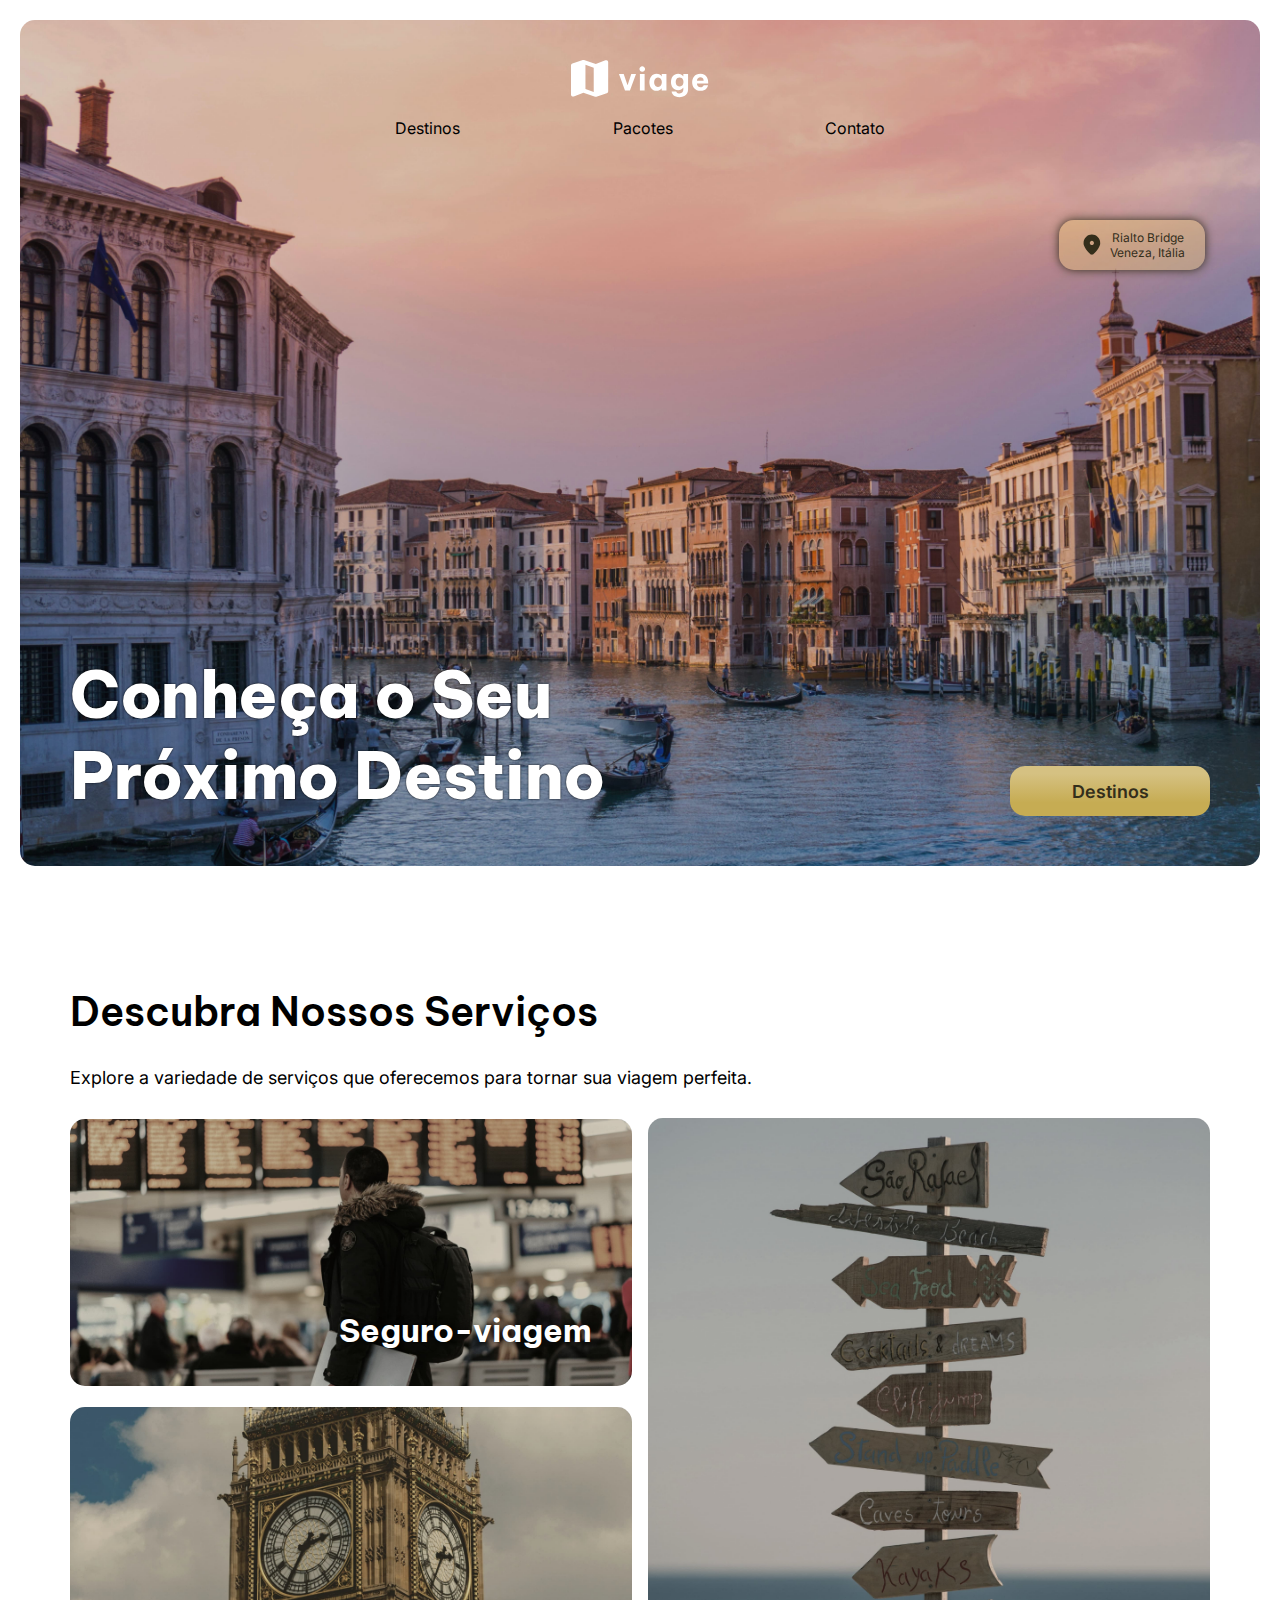
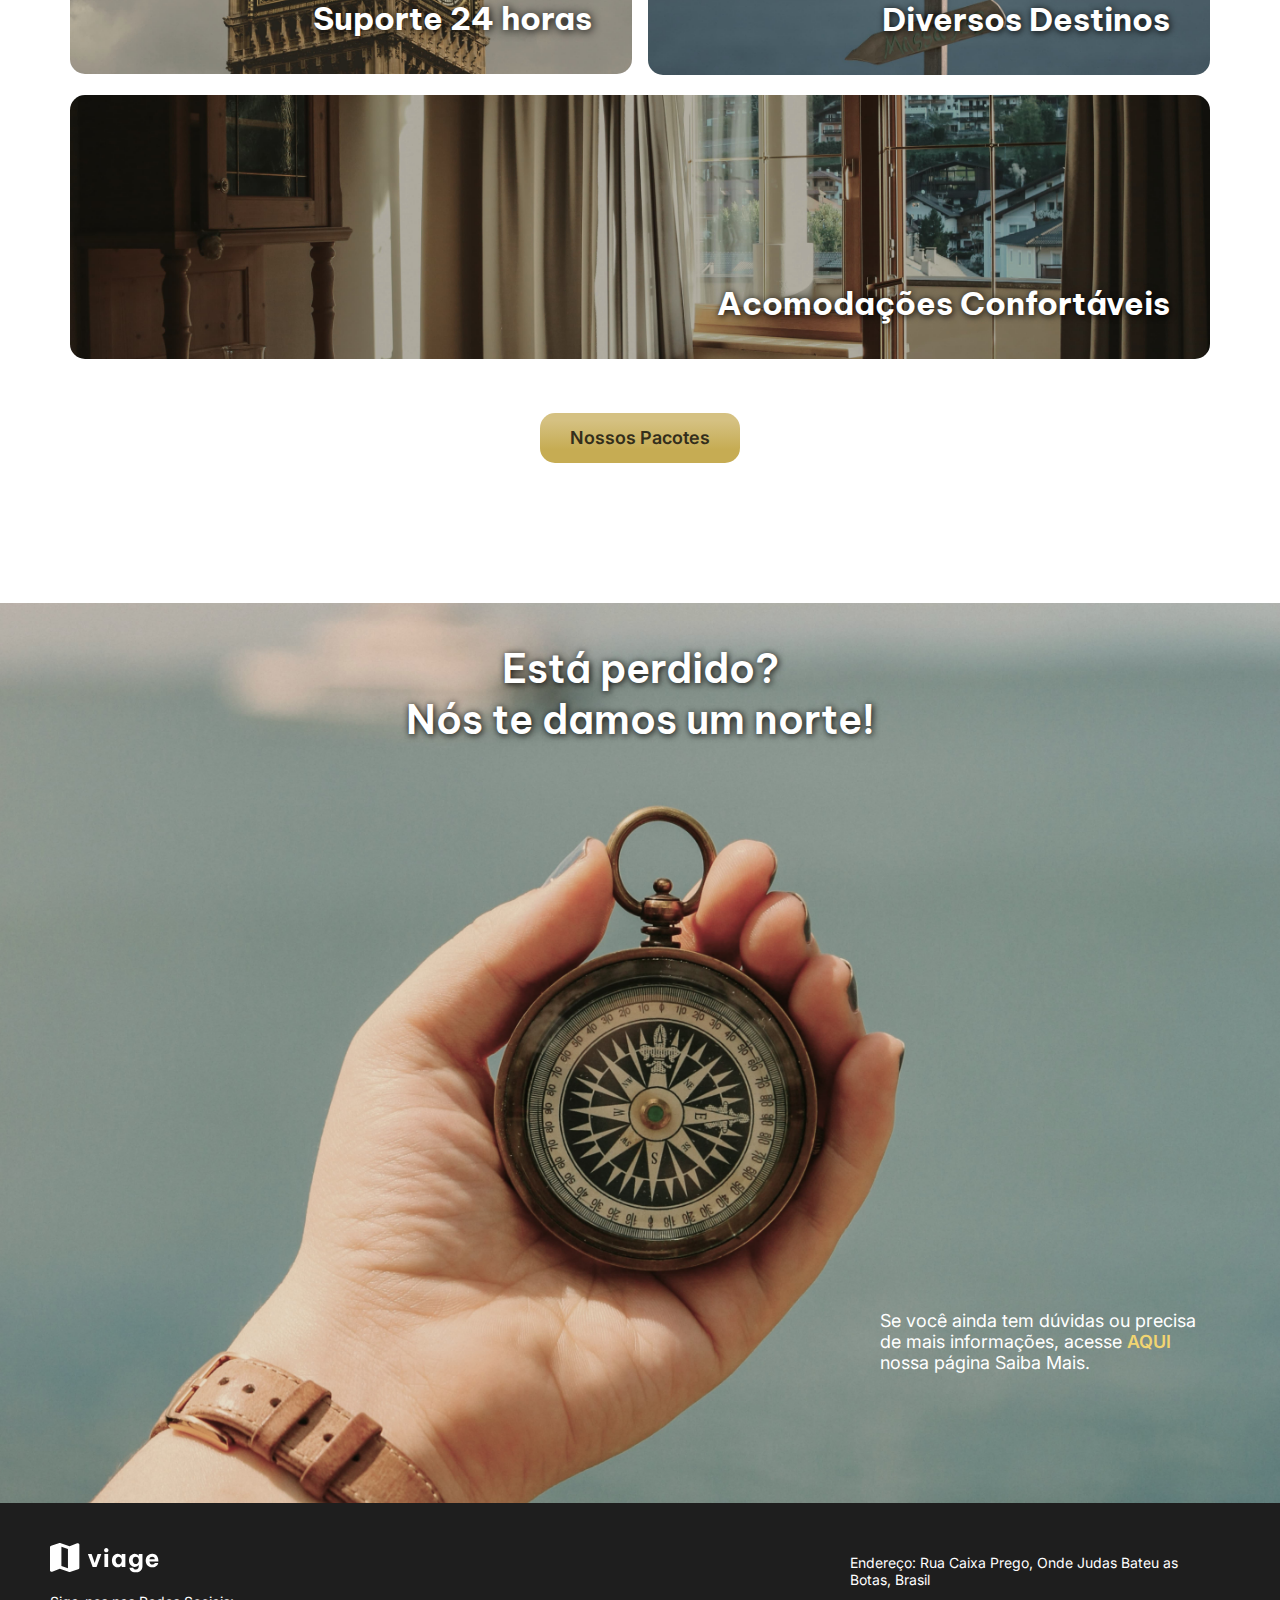
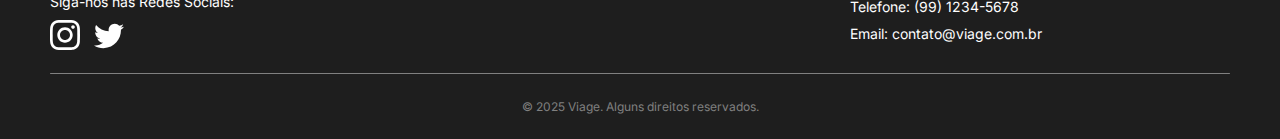
<file: index.html>
<!DOCTYPE html>
<html lang="pt-br">

<head>
  <meta charset="UTF-8">
  <meta name="viewport" content="width=device-width, initial-scale=1.0">
  <link rel="stylesheet" href="src/style/style.css">
  <link rel="preconnect" href="https://fonts.googleapis.com">
  <link rel="preconnect" href="https://fonts.gstatic.com" crossorigin>
  <link href="https://fonts.googleapis.com/css2?family=Be+Vietnam+Pro:ital,wght@0,100;0,200;0,300;0,400;0,500;0,600;0,700;0,800;0,900;1,100;1,200;1,300;1,400;1,500;1,600;1,700;1,800;1,900&family=Inter:ital,opsz,wght@0,14..32,100..900;1,14..32,100..900&display=swap" rel="stylesheet">
  <link rel="icon" href="src/img/map-logo.svg" type="image/x-icon">
  <title>Viage - Página Inicial</title>
</head>

<body>
  <div class="container-header-home">
    <div class="bg-home">
      <header class="header-home">
        <div class="logo"><a href="index.html"><img src="src/img/icons/Logo.svg" alt="logo do site" height="38"></a></div>
        <nav class="menu-home">
          <ul class="menu-list-home">
            <li><a href="destinos.html" class="item-menu-home">Destinos</a></li>
            <li><a href="pacotes.html" class="item-menu-home">Pacotes</a></li>
            <li><a href="contato.html" class="item-menu-home">Contato</a></li>
          </ul>
        </nav>
      </header>
      <a href="destinos.html" class="localization-link">
        <div class="box-localization-container">
          <img class="localization-icon" src="src/img/icons/local-pin.svg" alt="">
          <div class="localization-info">
            <p class="localization-name">Rialto Bridge</p>
            <p class="localization-city-country">Veneza, Itália</p>
          </div>
        </div>
      </a>


      <section class="banner-home">
        <h1 class="texto-chamada">Conheça o Seu Próximo Destino</h1>
        <a href="destinos.html" class="btn">Destinos</a>
      </section>
    </div>
  </div>

  <a id="back-top" href="#"><img src="src/img/arrow-back-top.svg" alt=""></a>

  <main>
    <section class="service-home">
      <h1 class="home-titulo">Descubra Nossos Serviços</h1>
      <p class="home-paragrafo">Explore a variedade de serviços que oferecemos para tornar sua viagem perfeita.</p>
      <div class="service-images-container">
        <figure class="service-img-container-small">
          <img src="src/img//img-home/service-1.jpg" alt="Imagem de um homem em um aeroporto" class="service-img" width="630">
          <h2 class="service-titulo">Seguro-viagem</h2>
        </figure>
        <figure class="service-img-container-small">
          <img src="src/img//img-home/service-2.jpg" alt="Imagem do relógio do Big Ben" class="service-img" width="630">
          <h2 class="service-titulo">Suporte 24 horas</h2>
        </figure>
        <figure class="service-img-container-big">
          <img src="src/img//img-home/service-3.jpg" alt="Imagem de várias placas indicando destinos" class="service-img" width="630">
          <h2 class="service-titulo">Diversos Destinos</h2>
        </figure>
        <figure class="service-img-container-wide">
          <img src="src/img//img-home/service-4.jpg" alt="Imagem interna de um quarto, com uma janela ao fundo" class="service-img">
          <h2 class="service-titulo">Acomodações Confortáveis</h2>
        </figure>
      </div>
      <a href="pacotes.html" class="btn">Nossos Pacotes</a>
    </section>

    <section class="about-us-home">
      <h1 class="about-us-title-home">Está perdido? <br>Nós te damos um norte!</h1>
      <p class="about-us-text-home">Se você ainda tem dúvidas ou precisa de mais informações, acesse <a class="link-about-us-home" href="contato.html">AQUI</a> nossa página Saiba Mais. </p>
    </section>

  </main>
  <footer>
    <div class="footer-container">
      <a href="index.html">
        <img class="footer-logo" src="src/img/icons/Logo.svg" alt="" height="30">
      </a>
      <div class="footer-social">
        <p>Siga-nos nas Redes Sociais: </p>
        <a href="https://www.instagram.com/reel/CvnkaORg2bx/?igsh=bWQ5cXY4bDk4Zmxv" target="_blank"><img src="src/img/icons/instagram.svg" alt="" width="30"></a>
        <a href="https://x.com/elyelgow/status/1802395280291086711" target="_blank"><img src="src/img/icons/twitter.svg" alt="" width="30"></a>
      </div>
      <div class="footer-information">
        <p>Endereço: Rua Caixa Prego, Onde Judas Bateu as Botas, Brasil</p>
        <p>Telefone: (99) 1234-5678</p>
        <p>Email: contato@viage.com.br</p>
      </div>
      <span class="footer-separator"></span>
      <p class="footer-credits">© 2025 Viage. Alguns direitos reservados.</p>
    </div>
  </footer>
</body>

</html>
</file>
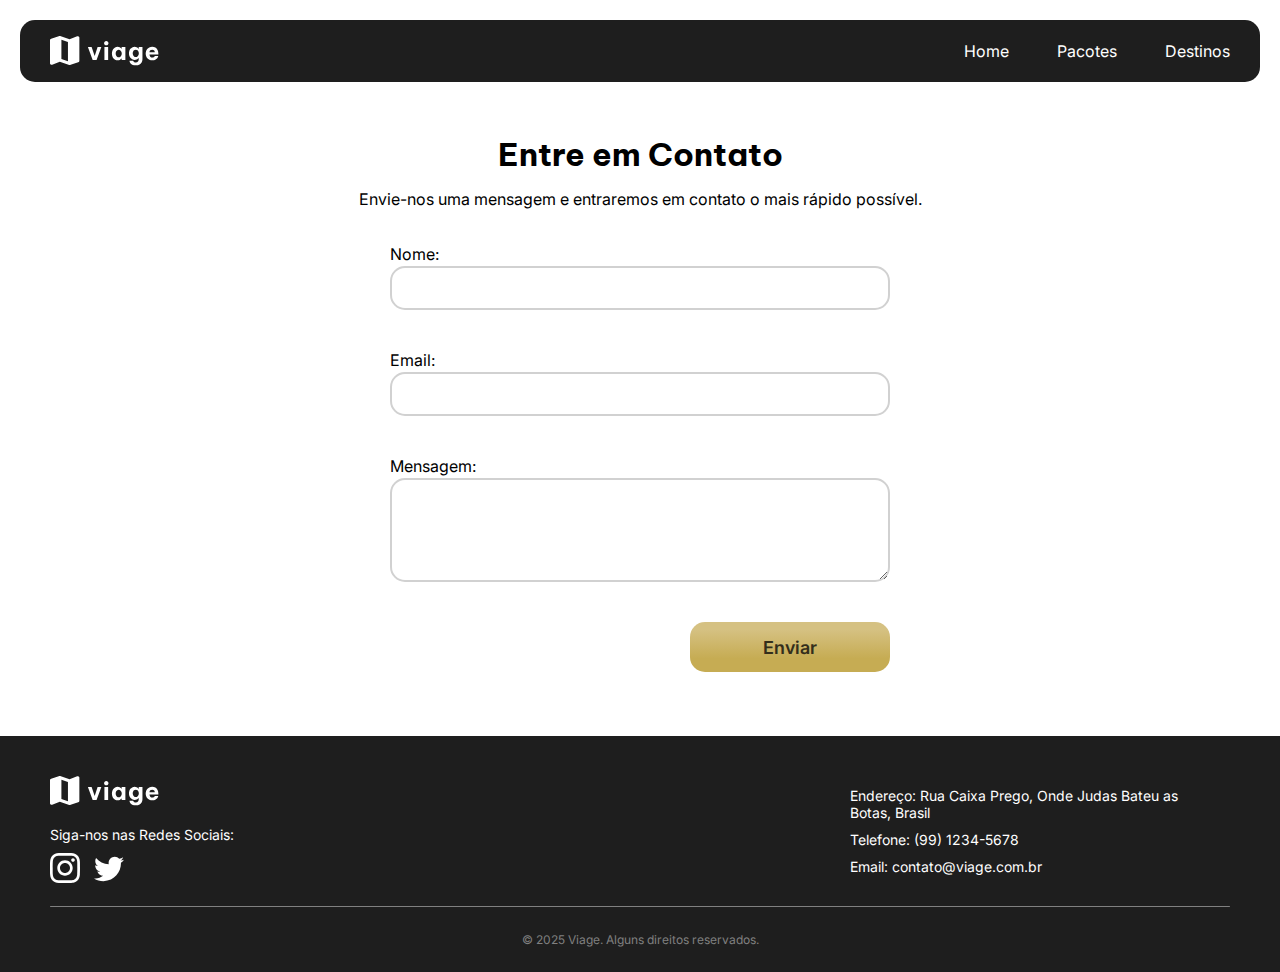
<file: contato.html>
<head>
  <meta charset="UTF-8">
  <meta name="viewport" content="width=device-width, initial-scale=1.0">
  <link rel="stylesheet" href="src/style/style.css">
  <link rel="preconnect" href="https://fonts.googleapis.com">
  <link rel="preconnect" href="https://fonts.gstatic.com" crossorigin>
  <link href="https://fonts.googleapis.com/css2?family=Be+Vietnam+Pro:ital,wght@0,100;0,200;0,300;0,400;0,500;0,600;0,700;0,800;0,900;1,100;1,200;1,300;1,400;1,500;1,600;1,700;1,800;1,900&family=Inter:ital,opsz,wght@0,14..32,100..900;1,14..32,100..900&display=swap" rel="stylesheet">
  <link rel="icon" href="src/img/map-logo.svg" type="image/x-icon">
  <title>Viage - Destinos</title>
</head>

<body>
  <header>
    <nav class="navbar">
      <div class="logo"><a href="index.html"><img src="src/img/icons/Logo.svg" alt="logo da página" height="30"></a>
      </div>
      <div class="menu-list">
        <ul>
          <li class="menu-item"><a href="index.html">Home</a></li>
          <li class="menu-item"><a href="pacotes.html">Pacotes</a></li>
          <li class="menu-item"><a href="destinos.html">Destinos</a></li>
        </ul>
      </div>
    </nav>
  </header>

  <main>
    <section class="form-container">
      <h1>Entre em Contato</h1>
      <p>Envie-nos uma mensagem e entraremos em contato o mais rápido possível.</p>
      <form action="/enviar-mensagem" method="post">
        <label for="nome">Nome:</label>
        <input type="text" id="nome" name="nome" required><br><br>

        <label for="email">Email:</label>
        <input type="email" id="email" name="email" required><br><br>

        <label for="mensagem">Mensagem:</label>
        <textarea id="mensagem" name="mensagem" rows="4" cols="50" required></textarea><br><br>

        <input class="btn btn-form" type="submit" value="Enviar">
      </form>
    </section>
  </main>

  <footer>
    <div class="footer-container">
      <a href="index.html">
        <img class="footer-logo" src="src/img/icons/Logo.svg" alt="" height="30">
      </a>
      <div class="footer-social">
        <p>Siga-nos nas Redes Sociais: </p>
        <a href="https://www.instagram.com/reel/CvnkaORg2bx/?igsh=bWQ5cXY4bDk4Zmxv" target="_blank"><img src="src/img/icons/instagram.svg" alt="" width="30"></a>
        <a href="https://x.com/elyelgow/status/1802395280291086711" target="_blank"><img src="src/img/icons/twitter.svg" alt="" width="30"></a>
      </div>
      <div class="footer-information">
        <p>Endereço: Rua Caixa Prego, Onde Judas Bateu as Botas, Brasil</p>
        <p>Telefone: (99) 1234-5678</p>
        <p>Email: contato@viage.com.br</p>
      </div>
      <span class="footer-separator"></span>
      <p class="footer-credits">© 2025 Viage. Alguns direitos reservados.</p>
    </div>
  </footer>
</body>

</html>
</file>
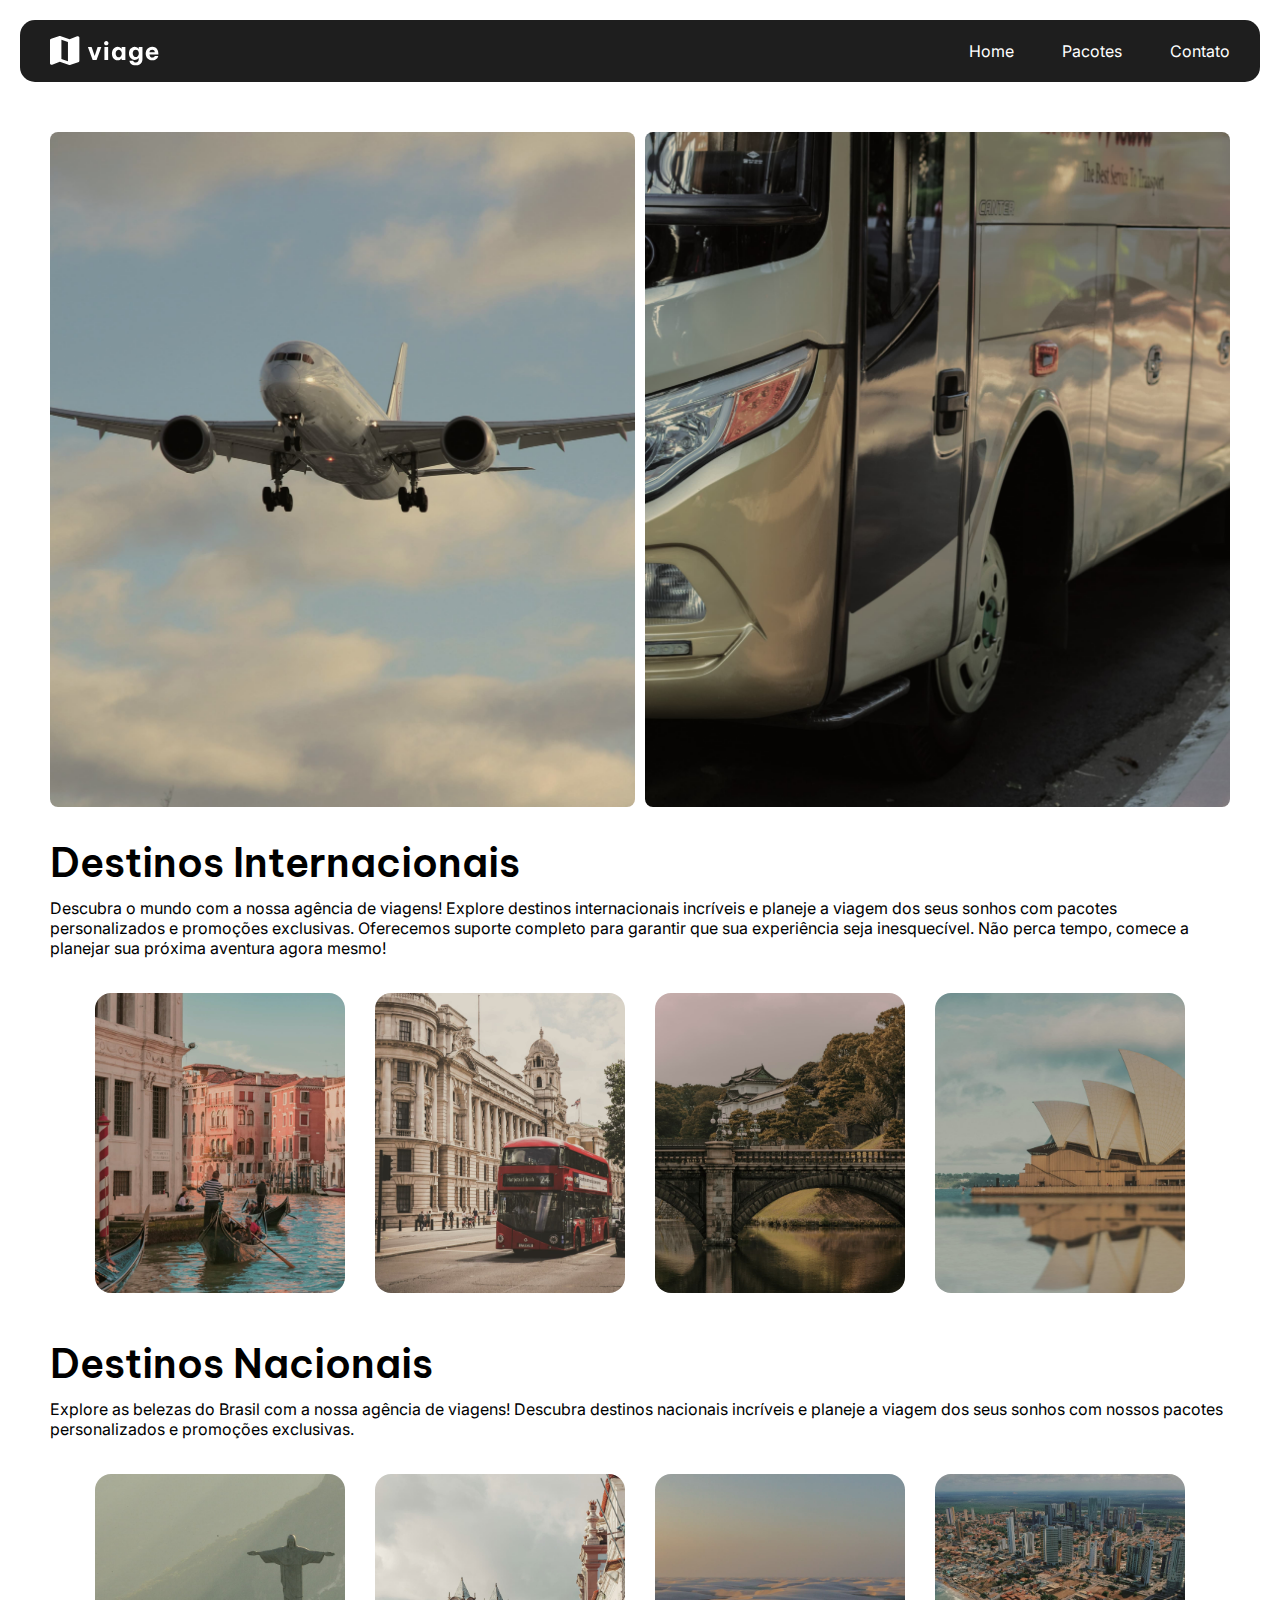
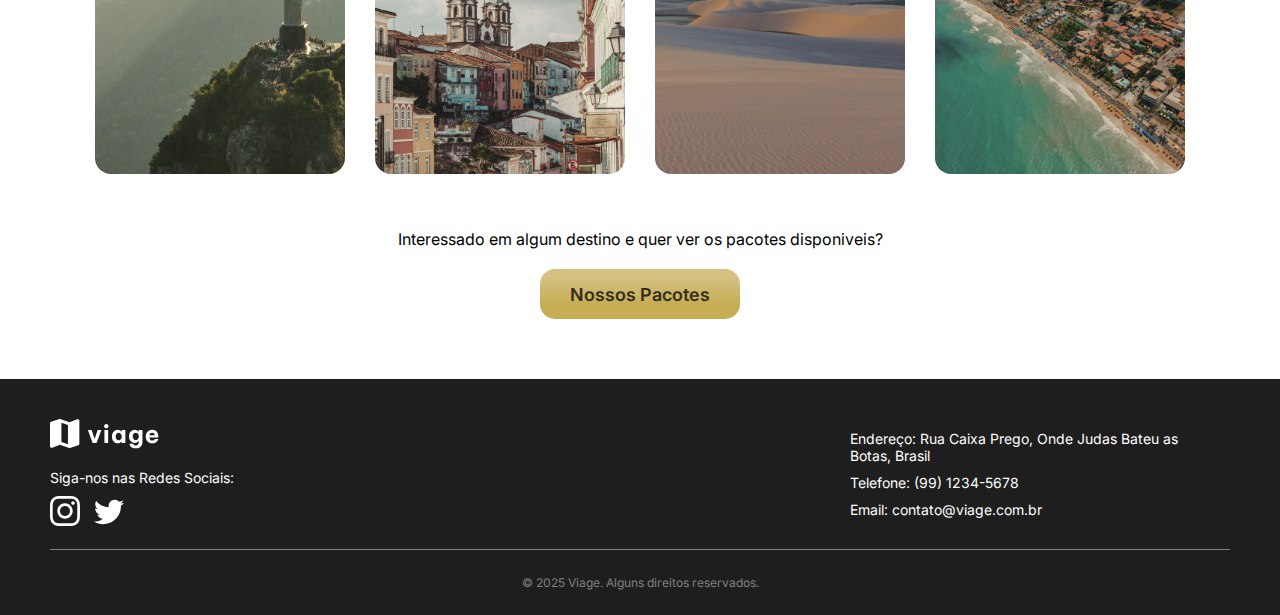
<file: destinos.html>
<!DOCTYPE html>
<html lang="pt-br">

<head>
  <meta charset="UTF-8">
  <meta name="viewport" content="width=device-width, initial-scale=1.0">
  <link rel="stylesheet" href="src/style/style.css">
  <link rel="preconnect" href="https://fonts.googleapis.com">
  <link rel="preconnect" href="https://fonts.gstatic.com" crossorigin>
  <link href="https://fonts.googleapis.com/css2?family=Be+Vietnam+Pro:ital,wght@0,100;0,200;0,300;0,400;0,500;0,600;0,700;0,800;0,900;1,100;1,200;1,300;1,400;1,500;1,600;1,700;1,800;1,900&family=Inter:ital,opsz,wght@0,14..32,100..900;1,14..32,100..900&display=swap" rel="stylesheet">
  <link rel="icon" href="src/img/map-logo.svg" type="image/x-icon">
  <title>Viage - Destinos</title>
</head>

<body>
  <header>
    <nav class="navbar">
      <div class="logo"><a href="index.html"><img src="src/img/icons/Logo.svg" alt="logo da página" height="30"></a>
      </div>
      <div class="menu-list">
        <ul>
          <li class="menu-item"><a href="index.html">Home</a></li>
          <li class="menu-item"><a href="pacotes.html">Pacotes</a></li>
          <li class="menu-item"><a href="contato.html">Contato</a></li>
        </ul>
      </div>
    </nav>
  </header>

  <main>
    <section class="principal-cards">
      <div class="container">
        <div>
          <a href="#international">
            <figure class="content">
              <h2>Destinos Internacionais</h2>
            </figure>
          </a>
        </div>
        <div>
          <a href="#national">
            <figure class="content">
              <h2>Destinos Nacionais</h2>
            </figure>
          </a>
        </div>
      </div>
    </section>

    <section class="destinations">
      <h2 id="international">Destinos Internacionais</h2>
      <p>Descubra o mundo com a nossa agência de viagens! Explore destinos internacionais incríveis e planeje a viagem dos seus sonhos com pacotes personalizados e promoções exclusivas. Oferecemos suporte completo para garantir que sua experiência seja inesquecível. Não perca tempo, comece a planejar sua próxima aventura agora mesmo!</p>
      <div class="cards-destinations">
        <a href="erro.html">
          <figure class="card">
            <img src="src/img/img-destiny/card1-veneza.jpg" width="250" height="300" alt="Veneza">
            <figcaption>Veneza</figcaption>
          </figure>
        </a>
        <a href="erro.html">
          <figure class="card">
            <img src="src/img/img-destiny/card2-london.jpg" width="250" height="300" alt="Londres">
            <figcaption>Londres</figcaption>
          </figure>
        </a>
        <a href="erro.html">
          <figure class="card">
            <img src="src/img/img-destiny/card3-tokyo.jpg" width="250" height="300" alt="Tóquio">
            <figcaption>Tóquio</figcaption>
          </figure>
        </a>
        <a href="erro.html">
          <figure class="card">
            <img src="src/img/img-destiny/card4-sydney.jpg" width="250" height="300" alt="Sydney">
            <figcaption>Sydney</figcaption>
          </figure>
        </a>
      </div>
    </section>

    <section class="destinations">
      <h2 id="national">Destinos Nacionais</h2>
      <p>Explore as belezas do Brasil com a nossa agência de viagens! Descubra destinos nacionais incríveis e planeje a viagem dos seus sonhos com nossos pacotes personalizados e promoções exclusivas.</p>
      <div class="cards-destinations">
        <a href="erro.html">
          <figure class="card">
            <img src="src/img/img-destiny/card5-rio.jpg" width="250" height="300" alt="Rio de Janeiro">
            <figcaption>Rio de Janeiro</figcaption>
          </figure>
        </a>
        <a href="erro.html">
          <figure class="card">
            <img src="src/img/img-destiny/card6-salvador.jpg" width="250" height="300" alt="Salvador">
            <figcaption>Salvador</figcaption>
          </figure>
        </a>
        <a href="erro.html">
          <figure class="card">
            <img src="src/img/img-destiny/card7-lencois.jpg" width="250" height="300" alt="Lençois Maranhenses">
            <figcaption>Lençois Maranhen-ses</figcaption>
          </figure>
        </a>
        <a href="erro.html">
          <figure class="card">
            <img src="src/img/img-destiny/card8-natal.jpg" width="250" height="300" alt="Natal">
            <figcaption>Natal</figcaption>
          </figure>
        </a>
      </div>
    </section>

    <section class="our-services">
      <p>Interessado em algum destino e quer ver os pacotes disponiveis?</p>
      <a href="pacotes.html" class="btn">Nossos Pacotes</a>
    </section>

  </main>

  <footer>
    <div class="footer-container">
      <a href="index.html">
        <img class="footer-logo" src="src/img/icons/Logo.svg" alt="" height="30">
      </a>
      <div class="footer-social">
        <p>Siga-nos nas Redes Sociais: </p>
        <a href="https://www.instagram.com/reel/CvnkaORg2bx/?igsh=bWQ5cXY4bDk4Zmxv" target="_blank"><img src="src/img/icons/instagram.svg" alt="" width="30"></a>
        <a href="https://x.com/elyelgow/status/1802395280291086711" target="_blank"><img src="src/img/icons/twitter.svg" alt="" width="30"></a>
      </div>
      <div class="footer-information">
        <p>Endereço: Rua Caixa Prego, Onde Judas Bateu as Botas, Brasil</p>
        <p>Telefone: (99) 1234-5678</p>
        <p>Email: contato@viage.com.br</p>
      </div>
      <span class="footer-separator"></span>
      <p class="footer-credits">© 2025 Viage. Alguns direitos reservados.</p>
    </div>
  </footer>
</body>

</html>
</file>
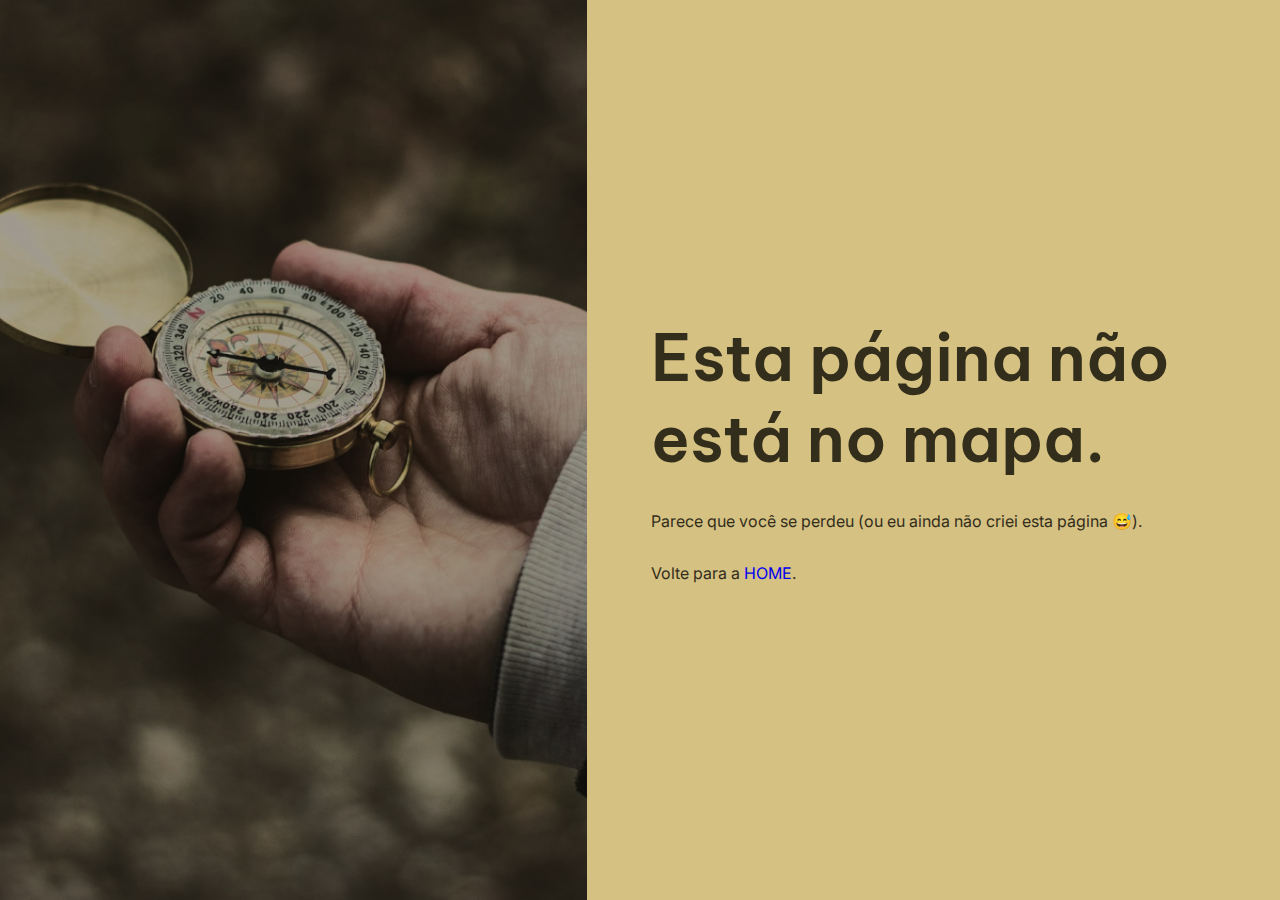
<file: erro.html>
<!DOCTYPE html>
<html lang="pt-br">

<head>
  <meta charset="UTF-8">
  <meta name="viewport" content="width=device-width, initial-scale=1.0">
  <link rel="stylesheet" href="src/style/style.css">
  <link rel="preconnect" href="https://fonts.googleapis.com">
  <link rel="preconnect" href="https://fonts.gstatic.com" crossorigin>
  <link href="https://fonts.googleapis.com/css2?family=Be+Vietnam+Pro:ital,wght@0,100;0,200;0,300;0,400;0,500;0,600;0,700;0,800;0,900;1,100;1,200;1,300;1,400;1,500;1,600;1,700;1,800;1,900&family=Inter:ital,opsz,wght@0,14..32,100..900;1,14..32,100..900&display=swap" rel="stylesheet">
  <link rel="icon" href="src/img/map-logo.svg" type="image/x-icon">
  <link rel="stylesheet" href="src/style/erro.css">
  <title>Erro</title>
</head>

<body>
  <section class="container-erro">
    <figure>
      <img src="src/img/img-erro/erro-img.jpg" alt="Erro 404">
    </figure>
    <div class="container-erro-text">
      <h1>Esta página não está no mapa.</h1>
      <p>Parece que você se perdeu (ou eu ainda não criei esta página &#128517).</p>
      <p>Volte para a <a href="index.html">HOME</a>.</p>
    </div>
  </section>
</body>

</html>
</file>
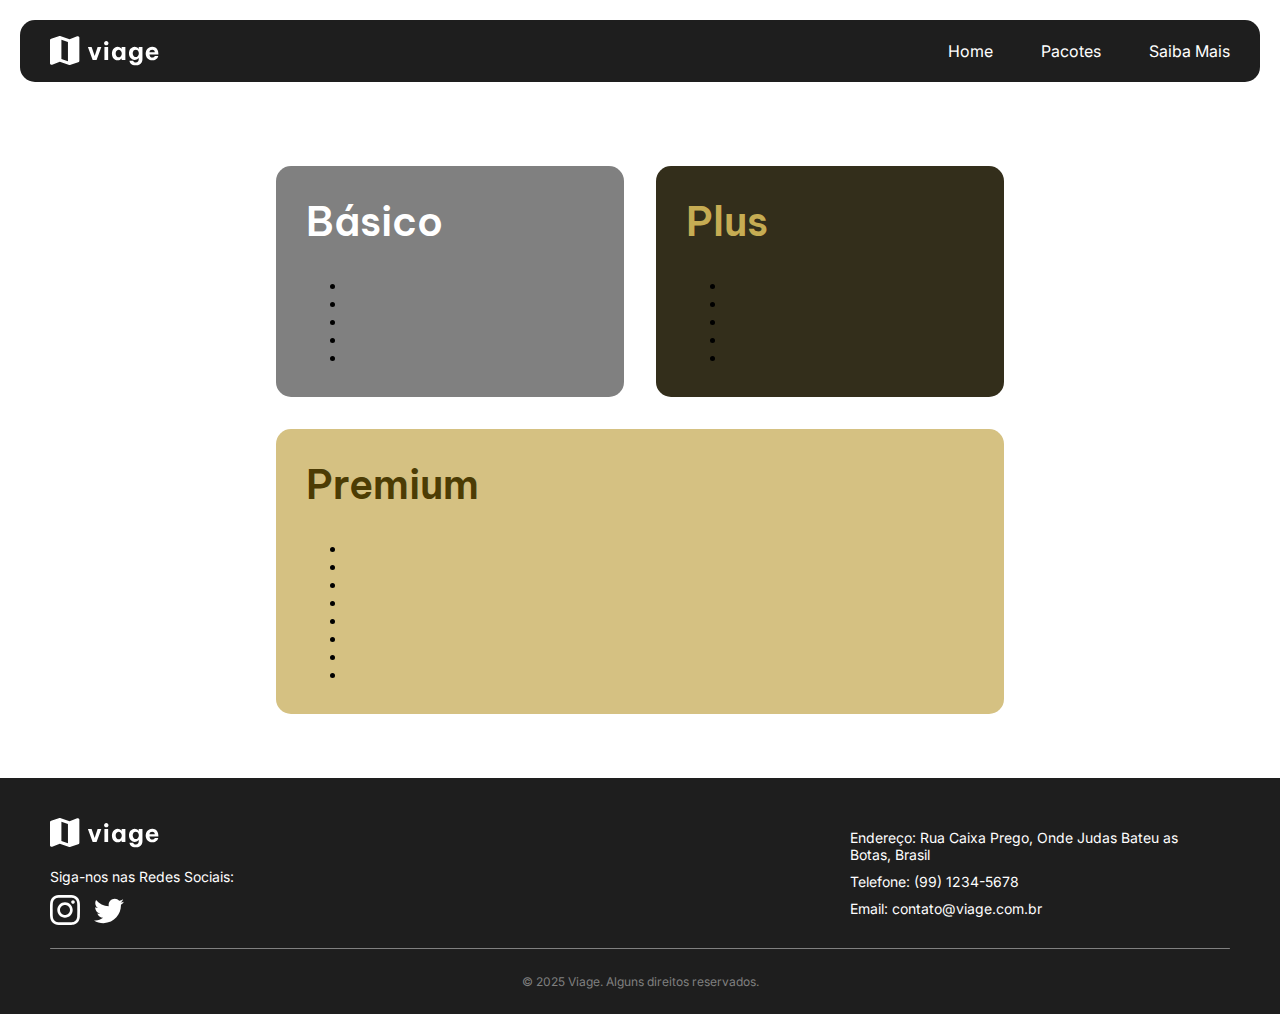
<file: pacotes.html>
<!DOCTYPE html>
<html lang="pt-br">

<head>
  <meta charset="UTF-8">
  <meta name="viewport" content="width=device-width, initial-scale=1.0">
  <link rel="stylesheet" href="src/style/style.css">
  <link rel="preconnect" href="https://fonts.googleapis.com">
  <link rel="preconnect" href="https://fonts.gstatic.com" crossorigin>
  <link href="https://fonts.googleapis.com/css2?family=Be+Vietnam+Pro:ital,wght@0,100;0,200;0,300;0,400;0,500;0,600;0,700;0,800;0,900;1,100;1,200;1,300;1,400;1,500;1,600;1,700;1,800;1,900&family=Inter:ital,opsz,wght@0,14..32,100..900;1,14..32,100..900&display=swap" rel="stylesheet">
  <link rel="icon" href="src/img/map-logo.svg" type="image/x-icon">
  <title>Viage - Página Inicial</title>
</head>

<body>
  <header>
    <nav class="navbar">
      <div class="logo"><a href="index.html"><img src="src/img/icons/Logo.svg" alt="logo da página" height="30"></a>
      </div>
      <div class="menu-list">
        <ul>
          <li class="menu-item"><a href="index.html">Home</a></li>
          <li class="menu-item"><a href="pacotes.html">Pacotes</a></li>
          <li class="menu-item"><a href="">Saiba Mais</a></li>
        </ul>
      </div>
    </nav>
  </header>

  <main>
    <section class="container-packages">
      <div id="card-package-basic">
        <h1>Básico</h1>
        <ul>
          <li></li>
          <li></li>
          <li></li>
          <li></li>
          <li></li>
        </ul>
      </div>
      <div id="card-package-plus">
        <h1>Plus</h1>
        <ul>
          <li></li>
          <li></li>
          <li></li>
          <li></li>
          <li></li>
        </ul>
      </div>
      <div id="card-package-premium">
        <h1>Premium</h1>
        <ul>
          <li></li>
          <li></li>
          <li></li>
          <li></li>
          <li></li>
          <li></li>
          <li></li>
          <li></li>
        </ul>
      </div>
    </section>
  </main>

  <footer>
    <div class="footer-container">
      <a href="index.html">
        <img class="footer-logo" src="src/img/icons/Logo.svg" alt="" height="30">
      </a>
      <div class="footer-social">
        <p>Siga-nos nas Redes Sociais: </p>
        <a href=""><img src="src/img/icons/instagram.svg" alt="" width="30"></a>
        <a href=""><img src="src/img/icons/twitter.svg" alt="" width="30"></a>
      </div>
      <div class="footer-information">
        <p>Endereço: Rua Caixa Prego, Onde Judas Bateu as Botas, Brasil</p>
        <p>Telefone: (99) 1234-5678</p>
        <p>Email: contato@viage.com.br</p>
      </div>
      <span class="footer-separator"></span>
      <p class="footer-credits">© 2025 Viage. Alguns direitos reservados.</p>
    </div>
  </footer>
</body>
</html>
</file>
<file: src/style/style.css>
@import url("home-style.css");
@import url("menu-style.css");
@import url("destinos-style.css");
@import url("pacotes-style.css");
@import url("form-style.css");

* {
  margin: 0;
}

body {
  margin: 0 auto;
}

.btn {
  display: flex;
  justify-content: center;
  align-items: center;
  height: 3.125rem;
  width: 12.5rem;
  font: 1.125rem "inter", sans-serif;
  border: none;
  background: linear-gradient(180deg, #d5c182 15%, #c6ac53 73%);
  color: #332e1b;
  border-radius: 0.9375rem;
  font-weight: 600;
  cursor: pointer;
  transition: 0.3s;
}

.btn:hover {
  transform: scale(1.1);
  transform-origin: center;
}

#back-top {
  display: none;
  background: linear-gradient(90deg, #d5c182 15%, #c6ac53 73%);
  border-radius: 50%;
  border: none;
  width: 80px;
  height: 80px;
  justify-items: center;
}

main {
  margin: 0 auto;
  max-width: 1400px;
}

header {
  padding: 1.25rem;
}

.navbar {
  background-color: #1e1e1e;
  display: flex;
  justify-content: space-between;
  align-items: center;
  margin: 0 auto;
  border-radius: 0.9375rem;
  max-width: 1400px;
}

.logo > a {
  display: flex;
  align-items: center;
}

.logo > img {
  object-fit: contain;
  height: 100%;
  align-items: center;
}

.menu-list > ul {
  display: flex;
  flex-direction: row;
  list-style: none;
  gap: 3rem;
  justify-content: space-evenly;
}

.menu-item > a {
  text-decoration: none;
  color: #fff;
  font-size: 1rem;
  font-family: "inter", sans-serif;
  transition: 0.3s;
  display: inline-block;
}

.menu-item > a:hover {
  transform: scale(1.2);
  transform-origin: center;
  text-decoration: underline;
  transition: 0.3s;
}

.our-services {
  max-width: 1400px;
  display: flex;
  align-items: center;
  flex-direction: column;
  margin: 30px auto;
  padding: 0px 50px 0px 50px;
  margin-bottom: 20px;
  font-size: 1rem;
  font-family: "inter", sans-serif;
  font-weight: 400;
  margin-top: 40px;
  margin-bottom: 60px;
}

.our-services > p {
  margin-bottom: 20px;
}

footer {
  background-color: #1e1e1e;
  font-family: "inter", sans-serif;
  font-size: 0.875rem;
}

.footer-container {
  display: grid;
  grid-template-columns: 1fr 1fr 1fr;
  color: #fff;
  margin: 0 auto;
  gap: 20px;
  max-width: calc(1400px - 70px);
  padding-top: 40px;
  padding-bottom: 20px;
  padding-left: calc(4.375rem - 1.25rem);
  padding-right: calc(4.375rem - 1.25rem);
}

.footer-container > a {
  display: flex;
  justify-items: start;
}
.footer-social {
  grid-column: 1/2;
  align-content: end;
}

.footer-social > p {
  padding: 0px 0px 10px;
}

.footer-social > a {
  padding: 0px 10px 0px 0px;
}

.footer-information {
  grid-row: 1/3;
  grid-column: 3/4;
  align-content: center;
  max-width: 40ch;
}

.footer-information > p {
  padding: 5px 0px;
}

.footer-separator {
  grid-column: 1/4;
  background-color: #808080;
  height: 1px;
  width: 100%;
  border-radius: 1px;
}

.footer-credits {
  grid-column: 1/4;
  text-align: center;
  font-size: 0.75rem;
  align-items: center;
  padding: 5px 0px;
  color: #808080;
}

@media (max-width: 1000px) {
  .footer-container {
    display: flex;
    flex-direction: column;
    gap: 15px;
  }
  .menu-list> ul {
    display: flex;
    flex-direction: column;
    padding: 0;
    align-items: center;
    gap: 10px;
    }
  .menu-item{
    font-size: 1.5rem;
    background-color: #808080;
    padding: 10px 20px;
    border: #1e1e1e 1px solid;
    border-radius: 5px;
  }
}
</file>
<file: src/style/erro.css>
body {
  margin: 0;
  padding: 0;
  text-decoration: none;
}

.container-erro {
  display: flex;
  flex-direction: row;
  align-items: center;
}

.container-erro > figure {
  display: flex;
  justify-content: center;
  height: 100vh;
  width: 50%;
}

img{
    width: 100%;
    height: 100%;
    object-fit: cover;
}

.container-erro-text {
  background-color: #d5c182;
  display: flex;
  flex-direction: column;
  justify-content: center;
  gap: 32px;
  height: 100vh;
  padding: 0 64px;
  > h1 {
    max-width: 14ch;
    font-family: "Be Vietnam Pro", sans-serif;
    font-size: 64px;
    font-weight: 600;
    color: #332e1b;
  }
  > p {
    max-width: 50ch;
    font-family: "inter", sans-serif;
    font-size: px;
    color: #332e1b;
  }
}
</file>
